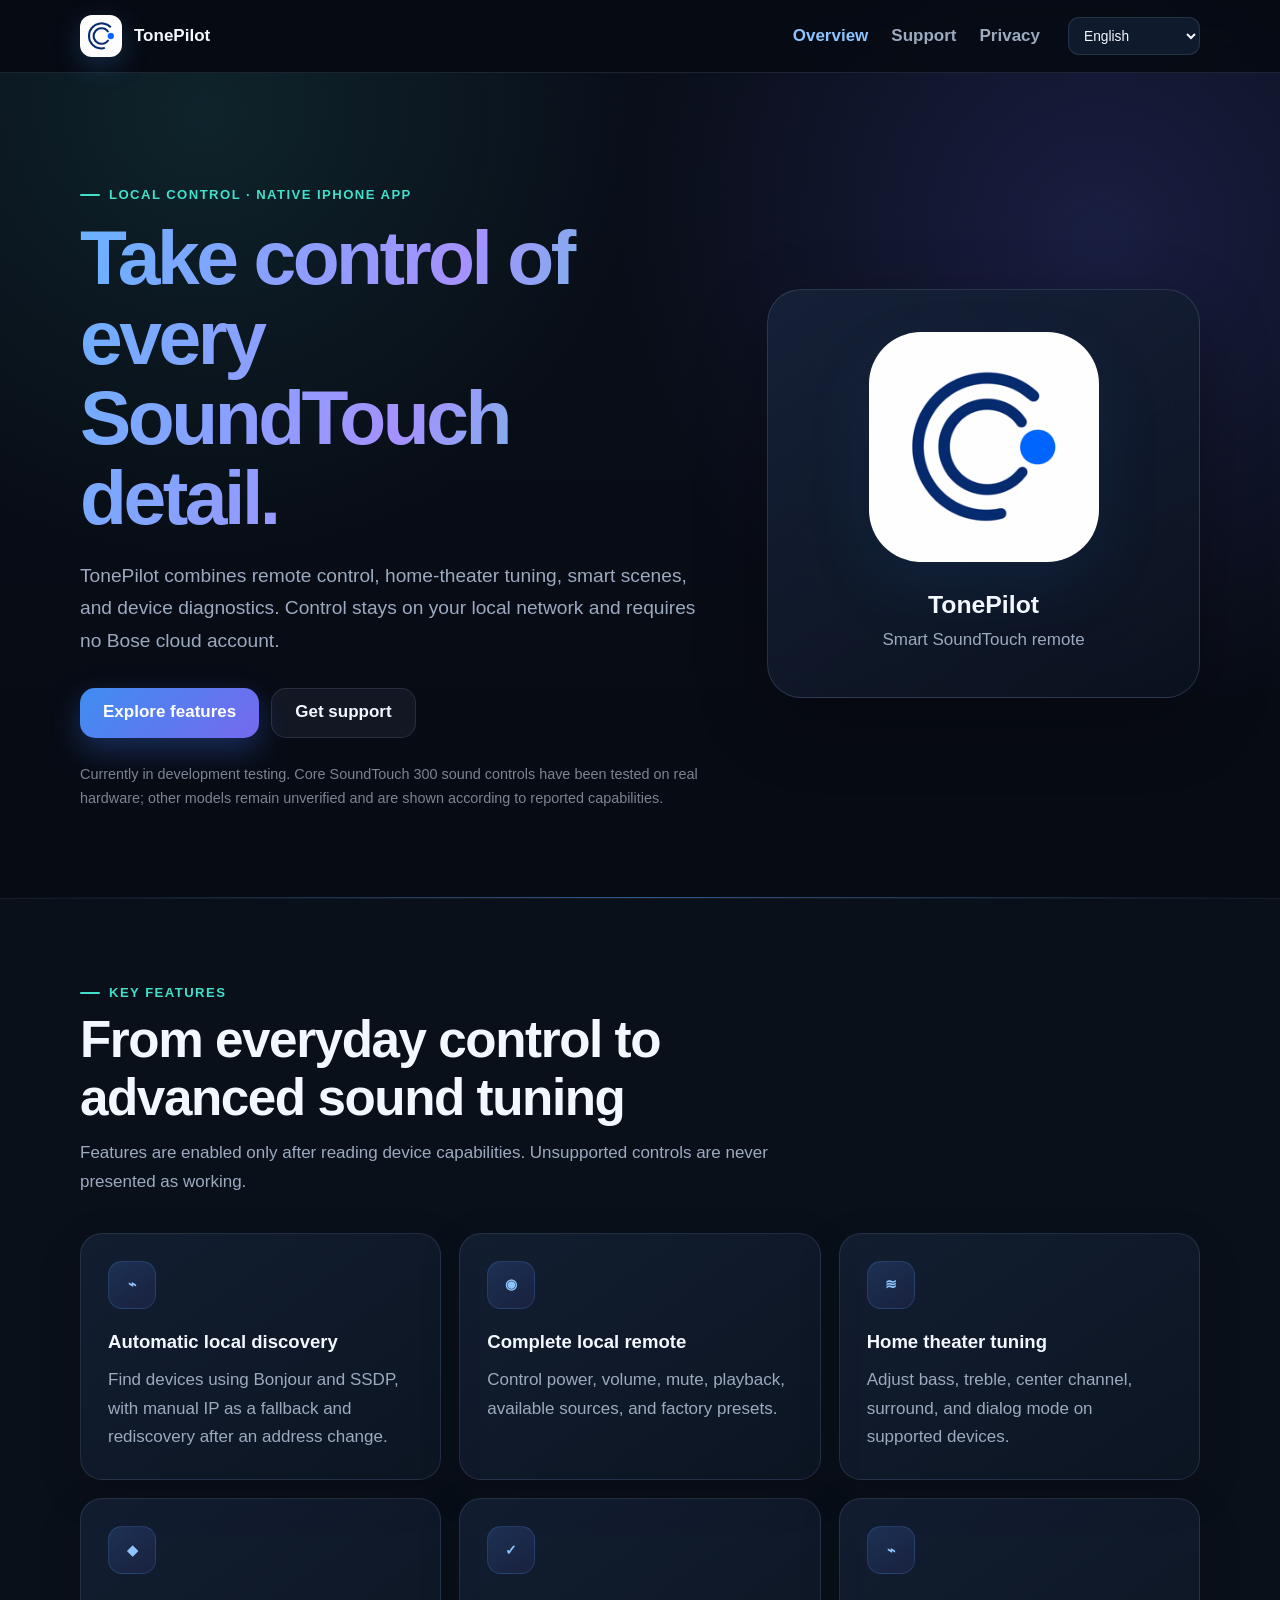
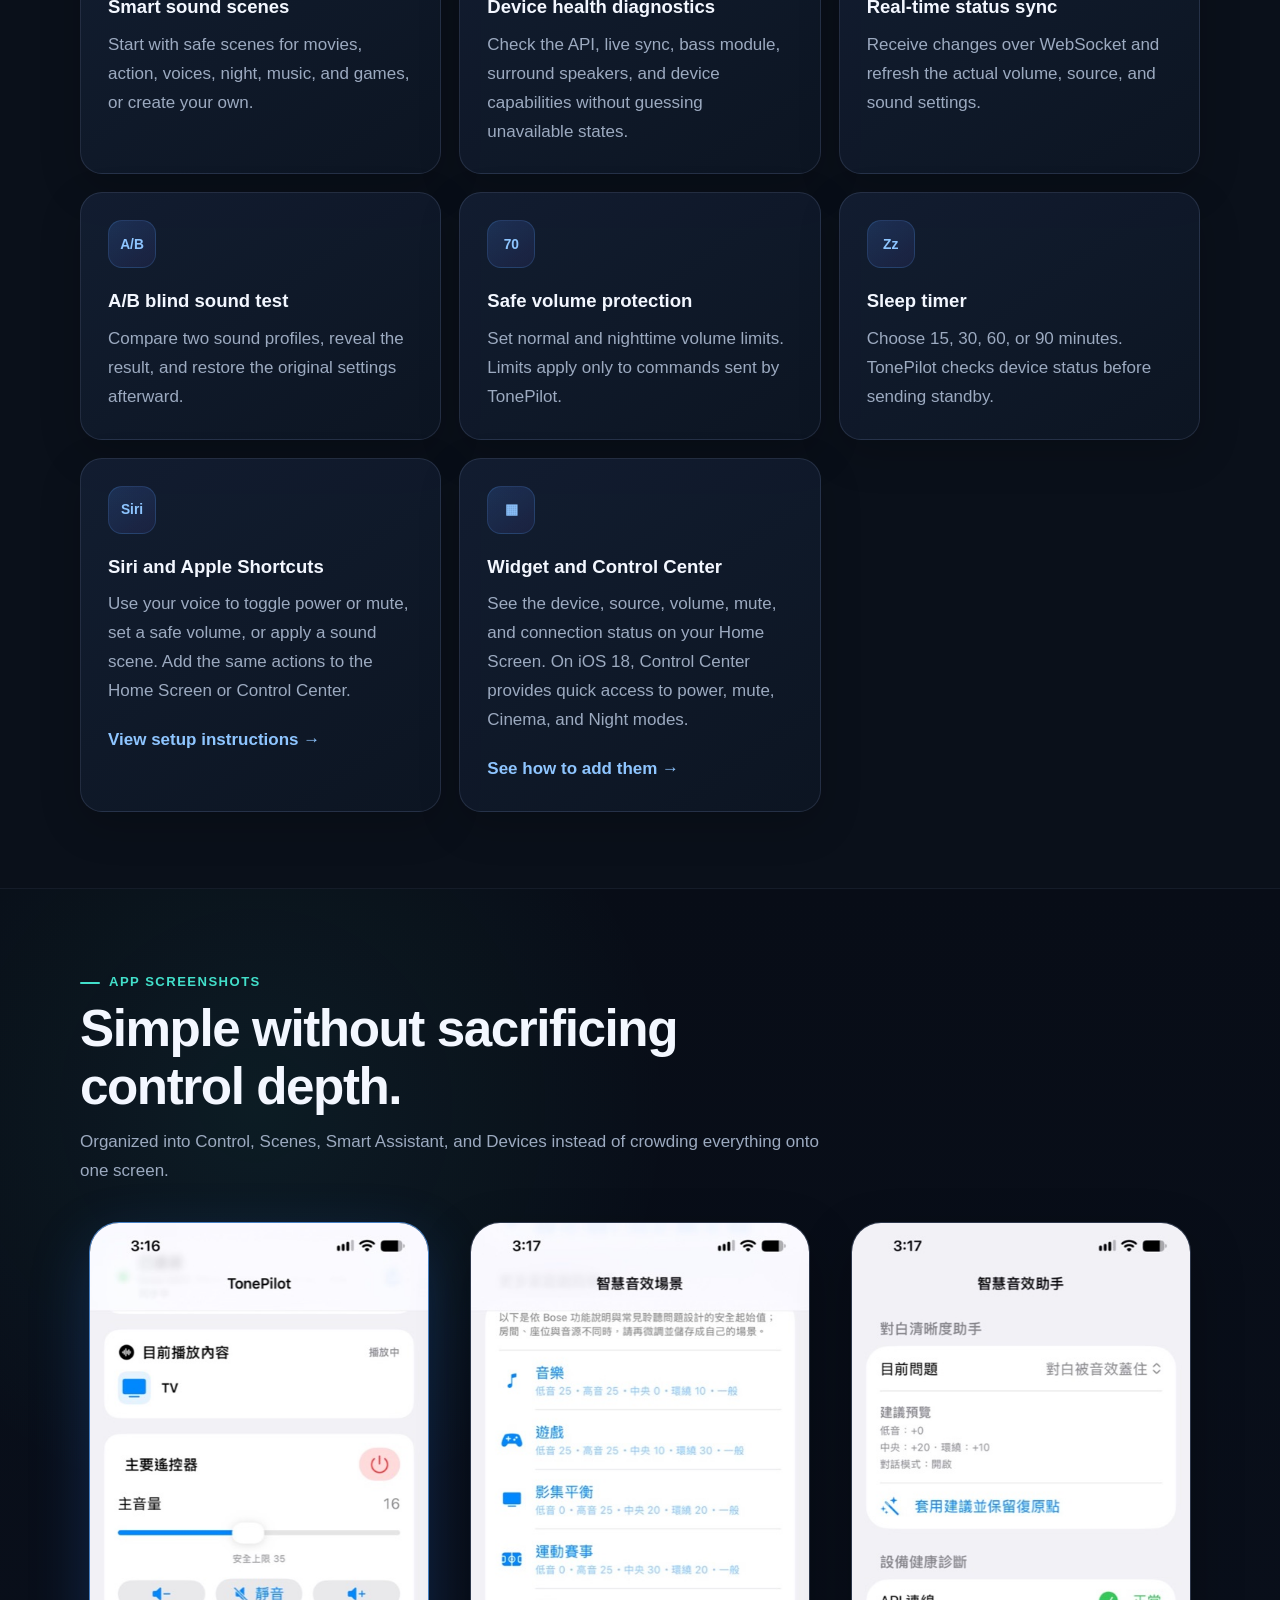
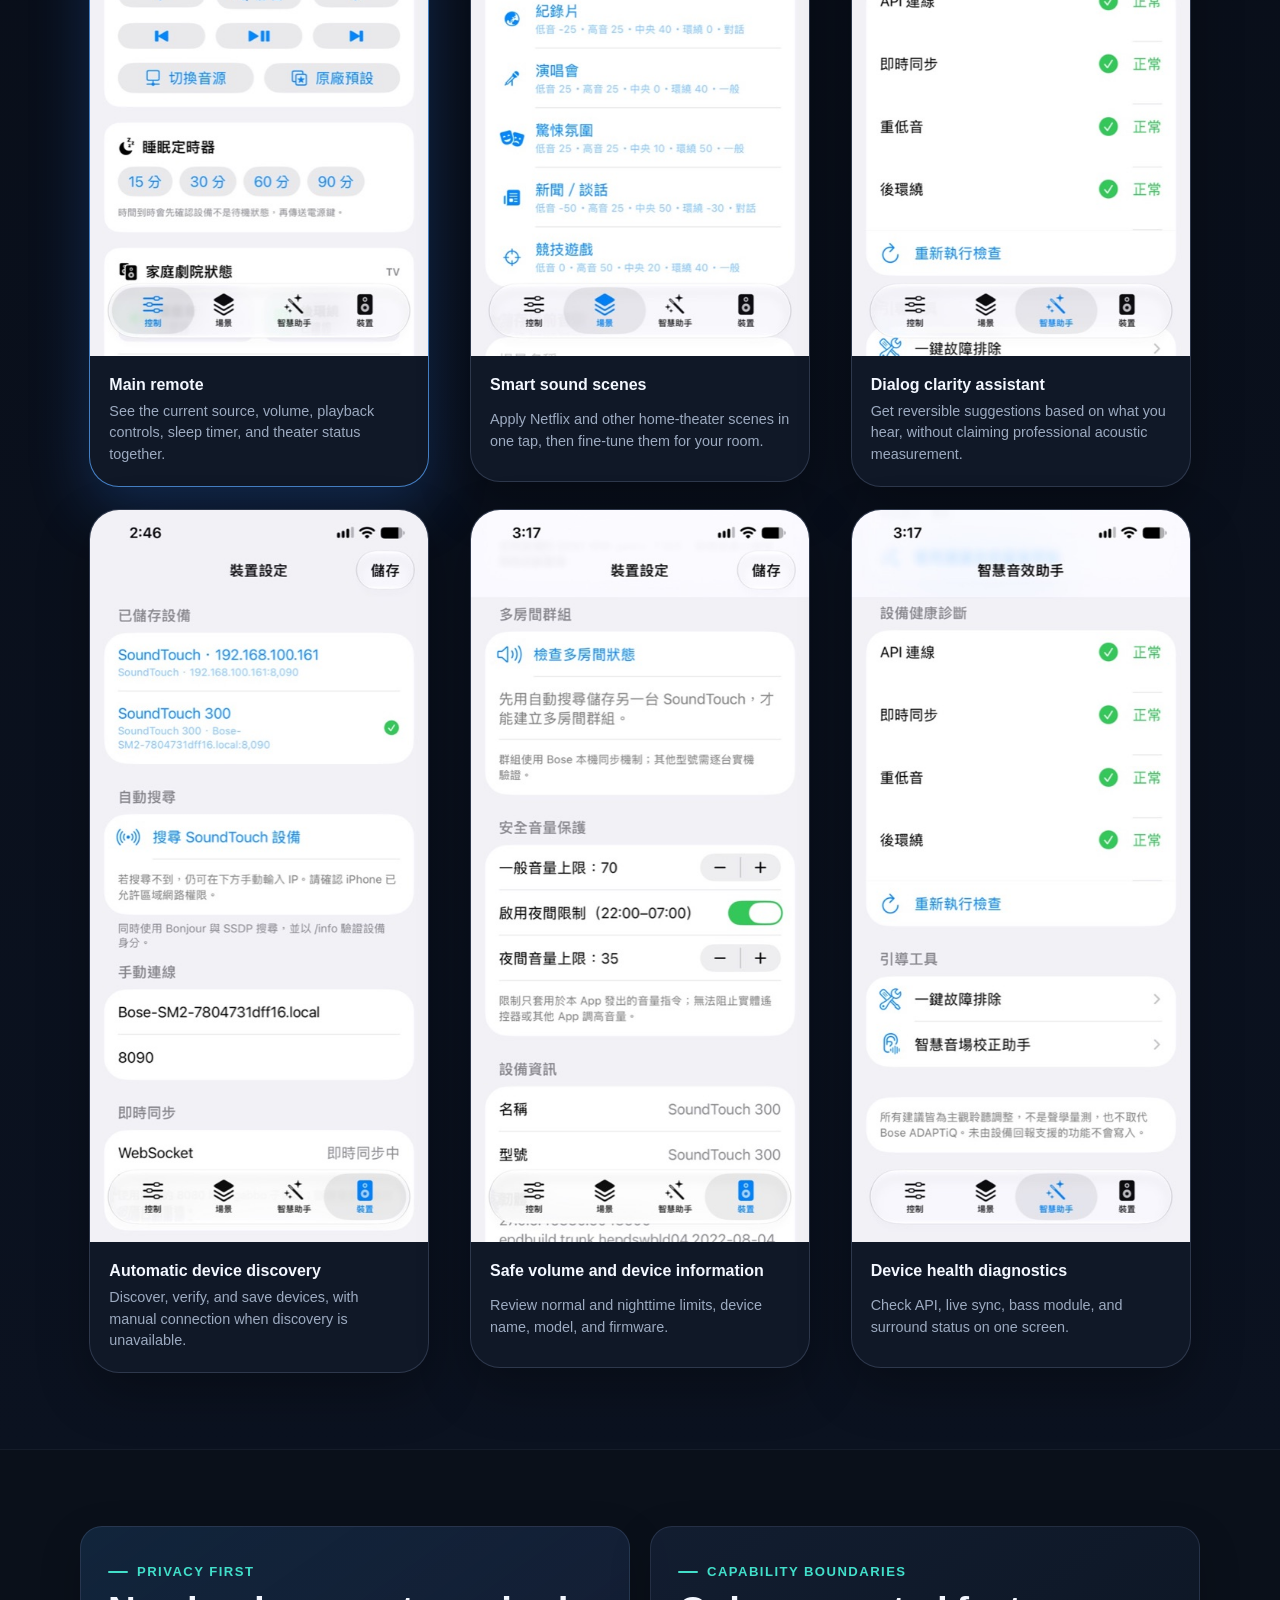
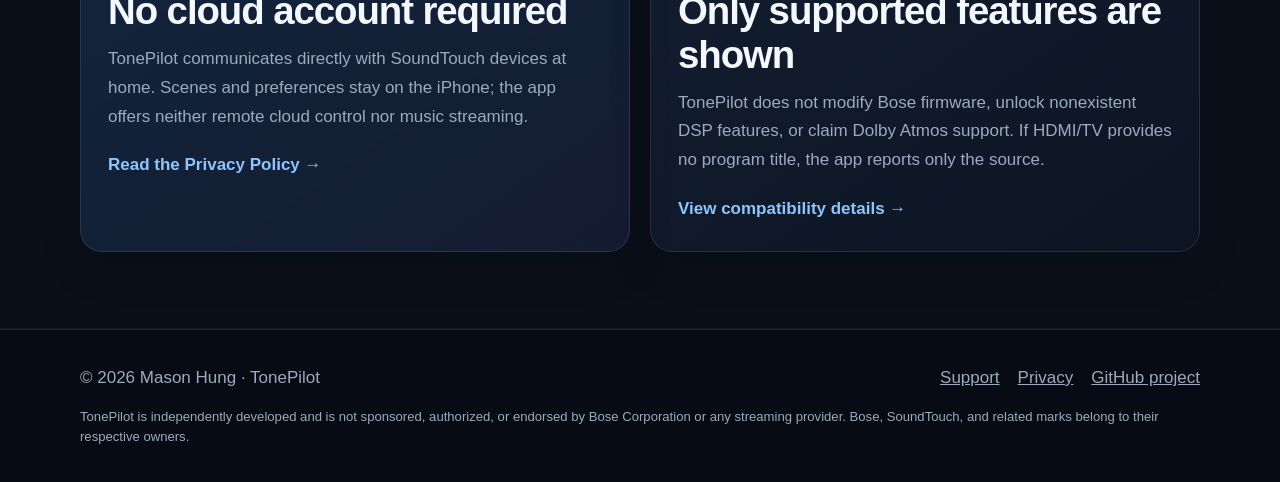
<file: index.html>
<!doctype html>
<html lang="zh-Hant">
<head>
  <meta charset="utf-8">
  <meta name="viewport" content="width=device-width, initial-scale=1">
  <meta name="description" content="TonePilot 是專為相容 Bose SoundTouch 設備打造的 iPhone 智慧遙控與音效控制中心。">
  <title>TonePilot｜SoundTouch 智慧遙控器</title>
  <link rel="icon" type="image/png" href="assets/app-icon.png">
  <link rel="stylesheet" href="styles.css">
</head>
<body>
  <header class="site-header">
    <div class="wrap nav">
      <a class="brand" href="index.html"><img src="assets/app-icon.png" alt=""><span>TonePilot</span></a>
      <nav class="nav-links" aria-label="主要導覽">
        <a href="index.html" aria-current="page">產品介紹</a>
        <a href="support.html">客服支援</a>
        <a href="privacy.html">隱私權</a>
      </nav>
      <label class="language-picker"><span class="sr-only">語言</span><select data-language aria-label="語言"><option value="zh-Hant">繁體中文</option><option value="zh-Hans">简体中文</option><option value="ja">日本語</option><option value="en">English</option><option value="de">Deutsch</option><option value="vi">Tiếng Việt</option></select></label>
    </div>
  </header>

  <main>
    <section class="hero">
      <div class="wrap hero-grid">
        <div>
          <div class="eyebrow">本機控制 · iPhone 原生 App</div>
          <h1>讓 SoundTouch 的每一個聲音細節，都更好掌握。</h1>
          <p class="lead">TonePilot 將遙控、家庭劇院音效、智慧場景與設備診斷整合在同一個繁體中文介面。控制直接在家中區域網路完成，不需要 Bose 雲端帳號。</p>
          <div class="actions">
            <a class="button primary" href="#features">探索功能</a>
            <a class="button secondary" href="support.html">取得客服支援</a>
          </div>
          <p class="development-note">目前為開發測試版本。SoundTouch 300 核心音效已實機驗證；其他型號依設備回報能力顯示，仍待實機驗證。</p>
        </div>
        <div class="hero-product">
          <img class="app-icon" src="assets/app-icon.png" alt="TonePilot App 圖示">
          <div><strong>TonePilot</strong><span>SoundTouch 智慧遙控器</span></div>
        </div>
      </div>
    </section>

    <section class="section white" id="features">
      <div class="wrap">
        <div class="section-head"><div class="eyebrow">核心特色</div><h2>從日常遙控，到進階音效調整</h2><p>所有功能會先讀取設備能力，不支援的控制不會假裝可用。</p></div>
        <div class="features">
          <article class="card"><div class="feature-icon">⌁</div><h3>區域網路自動搜尋</h3><p>透過 Bonjour 與 SSDP 尋找設備，也保留手動 IP；設備位址改變後可重新探索。</p></article>
          <article class="card"><div class="feature-icon">◉</div><h3>完整本機遙控</h3><p>提供電源、音量、靜音、播放控制、可用音源切換與原廠 Preset 快捷鍵。</p></article>
          <article class="card"><div class="feature-icon">≋</div><h3>家庭劇院微調</h3><p>在支援設備上調整低音、高音、中央聲道、後環繞及對話增強模式。</p></article>
          <article class="card"><div class="feature-icon">◆</div><h3>智慧音效場景</h3><p>電影、動作、人聲、深夜、音樂、遊戲等安全起始值，也能建立自己的場景。</p></article>
          <article class="card"><div class="feature-icon">✓</div><h3>設備健康診斷</h3><p>檢查 API、即時同步、重低音、後環繞與設備能力；未取得的狀態不臆測。</p></article>
          <article class="card"><div class="feature-icon">⌁</div><h3>即時狀態同步</h3><p>使用 WebSocket 接收狀態變更，重新讀取實際音量、音源與音效設定。</p></article>
          <article class="card"><div class="feature-icon">A/B</div><h3>A/B 音效盲測</h3><p>比較兩組音效、揭曉結果，並可恢復比較前設定，降低反覆調音的負擔。</p></article>
          <article class="card"><div class="feature-icon">70</div><h3>安全音量保護</h3><p>設定一般與夜間音量上限。限制只套用於 TonePilot 發出的音量指令。</p></article>
          <article class="card"><div class="feature-icon">Zz</div><h3>睡眠定時器</h3><p>提供 15、30、60、90 分鐘快捷選項，到時先確認設備狀態再送出待機指令。</p></article>
          <article class="card"><div class="feature-icon">Siri</div><h3>Siri 與 Apple 捷徑</h3><p>用語音切換電源、靜音、設定安全音量或套用音效場景，也能加入主畫面與控制中心快捷操作。</p><a class="text-link" href="support.html#siri-shortcuts">查看設定方式 →</a></article>
          <article class="card"><div class="feature-icon">▦</div><h3>Widget 與控制中心</h3><p>在主畫面查看設備、音源、音量、靜音與連線狀態；iOS 18 控制中心可快速操作電源、靜音、電影及深夜模式。</p><a class="text-link" href="support.html#widgets-controls">查看加入方式 →</a></article>
        </div>
      </div>
    </section>

    <section class="section showcase">
      <div class="wrap">
        <div class="section-head"><div class="eyebrow">實機畫面</div><h2>簡潔，但不犧牲控制深度</h2><p>依照控制、場景、智慧助手與裝置四個工作情境整理，避免把所有功能塞進同一頁。</p></div>
        <div class="screens">
          <figure class="phone-shot featured"><img src="assets/control.jpg" alt="TonePilot 主要遙控器畫面" loading="lazy"><figcaption><strong>主要遙控器</strong><span>目前音源、音量、播放控制、睡眠定時器及劇院狀態集中呈現。</span></figcaption></figure>
          <figure class="phone-shot"><img src="assets/scenes.jpg" alt="TonePilot 智慧音效場景" loading="lazy"><figcaption><strong>智慧音效場景</strong><span>Netflix 與更多家庭劇院情境可一鍵套用，再依房間微調。</span></figcaption></figure>
          <figure class="phone-shot"><img src="assets/assistant.jpg" alt="TonePilot 對白清晰度助手" loading="lazy"><figcaption><strong>對白清晰度助手</strong><span>依聆聽問題提出可復原建議，不宣稱取代專業聲學量測。</span></figcaption></figure>
          <figure class="phone-shot"><img src="assets/devices.jpg" alt="TonePilot 裝置搜尋畫面" loading="lazy"><figcaption><strong>自動探索設備</strong><span>搜尋、驗證並保存設備，搜尋不到時仍可手動連線。</span></figcaption></figure>
          <figure class="phone-shot"><img src="assets/safety.jpg" alt="TonePilot 安全音量與設備資訊" loading="lazy"><figcaption><strong>安全音量與設備資訊</strong><span>一般／夜間上限、設備名稱、型號與韌體資訊清楚可查。</span></figcaption></figure>
          <figure class="phone-shot"><img src="assets/diagnostics.jpg" alt="TonePilot 設備健康診斷" loading="lazy"><figcaption><strong>設備健康診斷</strong><span>API、即時同步、重低音及後環繞狀態一頁檢查。</span></figcaption></figure>
        </div>
      </div>
    </section>

    <section class="section white">
      <div class="wrap split">
        <article class="card emphasis"><div class="eyebrow">隱私優先</div><h2>不需要雲端帳號</h2><p>TonePilot 直接與家中 SoundTouch 設備通訊。音效場景及偏好保存在 iPhone；App 不提供遠端雲端控制，也不經營音樂串流服務。</p><a class="text-link" href="privacy.html">閱讀隱私權政策 →</a></article>
        <article class="card"><div class="eyebrow">能力邊界</div><h2>只顯示設備確實支援的功能</h2><p>TonePilot 不修改 Bose 韌體、不解鎖不存在的 DSP，也不宣稱讓任何設備支援 Dolby Atmos。HDMI／TV 若沒有提供節目名稱，App 只會誠實顯示音源。</p><a class="text-link" href="support.html#compatibility">查看相容性說明 →</a></article>
      </div>
    </section>
  </main>

  <footer class="site-footer"><div class="wrap footer-row"><span>© 2026 Mason Hung · TonePilot</span><nav><a href="support.html">客服支援</a><a href="privacy.html">隱私權政策</a><a href="https://github.com/MasonHung8888/tonepilot-support" target="_blank" rel="noopener noreferrer">GitHub 專案</a></nav></div><div class="wrap disclaimer">TonePilot 為獨立開發產品，未獲 Bose Corporation 或任何串流服務商贊助、授權或背書。Bose、SoundTouch 及相關商標屬其各自權利人所有。</div></footer>
</body>
<script src="translations.generated.js?v=20261017-3"></script>
<script src="i18n.js?v=20261017-3"></script>
</html>
</file>
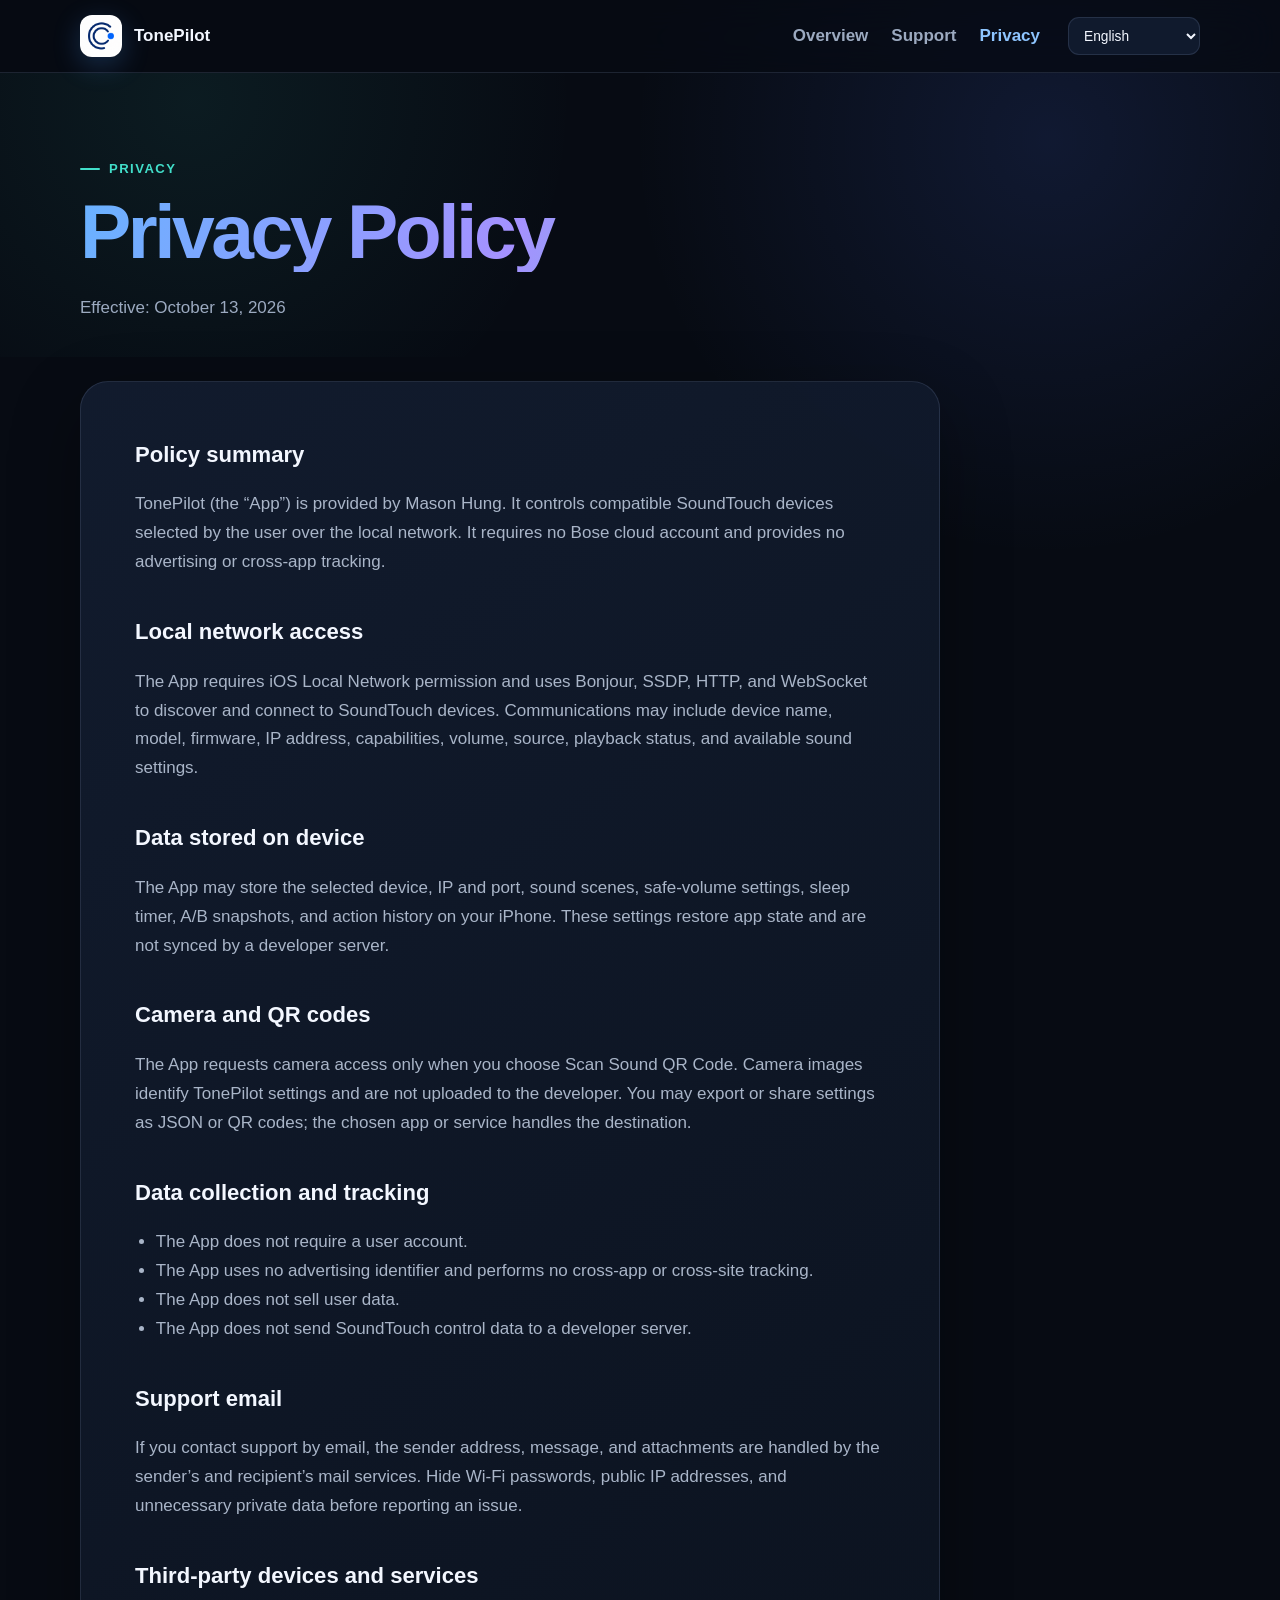
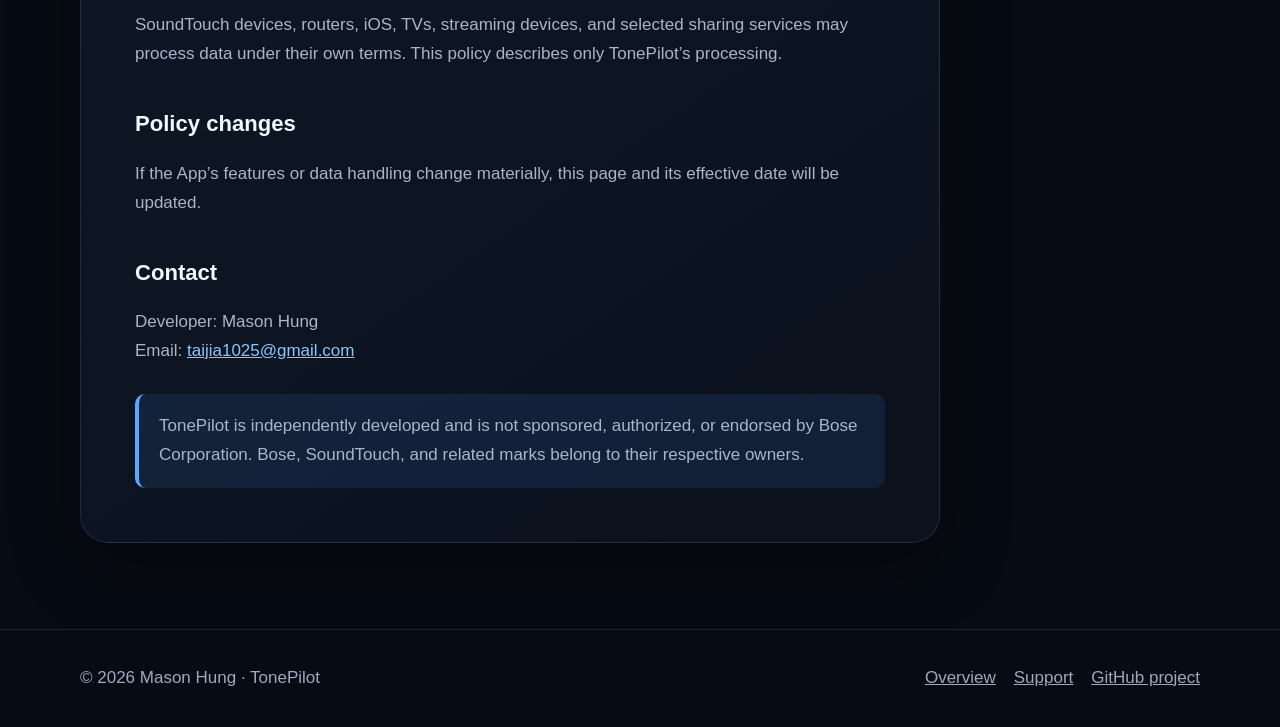
<file: privacy.html>
<!doctype html>
<html lang="zh-Hant">
<head>
  <meta charset="utf-8">
  <meta name="viewport" content="width=device-width, initial-scale=1">
  <meta name="description" content="TonePilot App 隱私權政策。">
  <title>隱私權政策｜TonePilot</title>
  <link rel="icon" type="image/png" href="assets/app-icon.png">
  <link rel="stylesheet" href="styles.css">
</head>
<body>
  <header class="site-header"><div class="wrap nav"><a class="brand" href="index.html"><img src="assets/app-icon.png" alt=""><span>TonePilot</span></a><nav class="nav-links" aria-label="主要導覽"><a href="index.html">產品介紹</a><a href="support.html">客服支援</a><a href="privacy.html" aria-current="page">隱私權</a></nav><label class="language-picker"><span class="sr-only">語言</span><select data-language aria-label="語言"><option value="zh-Hant">繁體中文</option><option value="zh-Hans">简体中文</option><option value="ja">日本語</option><option value="en">English</option><option value="de">Deutsch</option><option value="vi">Tiếng Việt</option></select></label></div></header>
  <main>
    <section class="page-hero"><div class="wrap"><div class="eyebrow">PRIVACY</div><h1>隱私權政策</h1><p>生效日期：2026 年 10 月 13 日</p></div></section>
    <section class="legal"><div class="wrap"><article>
      <h2>政策摘要</h2>
      <p>TonePilot（以下稱「本 App」）由 Mason Hung 提供。本 App 以區域網路控制使用者選擇的相容 SoundTouch 設備，不要求 Bose 雲端帳號，也不提供廣告或跨 App 追蹤。</p>

      <h2>本機網路存取</h2>
      <p>本 App 需要 iOS 本機網路權限，使用 Bonjour、SSDP、HTTP 與 WebSocket 搜尋及連線至區域網路內的 SoundTouch 設備。通訊內容包含設備名稱、型號、韌體、IP、能力、音量、音源、播放狀態與可用音效設定。</p>

      <h2>本機儲存資料</h2>
      <p>本 App 可能在 iPhone 上保存已選設備、IP 與連接埠、音效場景、安全音量、睡眠定時器、A/B 快照與操作紀錄。這些設定用於恢復 App 狀態，不會由開發者伺服器同步。</p>

      <h2>相機與 QR Code</h2>
      <p>只有在使用者主動選擇「掃描音效 QR Code」時，本 App 才會要求相機權限。相機畫面用於辨識 TonePilot 設定內容，不會上傳給開發者。使用者亦可自行匯出或分享設定 JSON／QR Code；分享目的地的處理由所選 App 或服務決定。</p>

      <h2>資料蒐集與追蹤</h2>
      <ul>
        <li>本 App 不要求建立使用者帳號。</li>
        <li>本 App 不使用廣告識別碼，也不進行跨 App 或網站追蹤。</li>
        <li>本 App 不出售使用者資料。</li>
        <li>本 App 不會將 SoundTouch 控制資料傳送至開發者伺服器。</li>
      </ul>

      <h2>客服 Email</h2>
      <p>若使用者主動寄送客服 Email，寄件地址、信件內容與附件會由使用者及收件人的郵件服務處理。問題回報前請遮蔽 Wi‑Fi 密碼、公網 IP 或其他不必要的私人資料。</p>

      <h2>第三方設備與服務</h2>
      <p>SoundTouch 設備、家用路由器、iOS、電視、串流裝置及使用者選擇的分享服務，可能依其各自條款處理資料。本政策只說明 TonePilot 本身的資料處理方式。</p>

      <h2>政策變更</h2>
      <p>若 App 的功能或資料處理方式有重大變更，本頁會更新內容與生效日期。</p>

      <h2>聯絡方式</h2>
      <p>開發者：Mason Hung<br>Email：<a href="mailto:taijia1025@gmail.com?subject=TonePilot%20隱私權問題">taijia1025@gmail.com</a></p>
      <p class="note">TonePilot 為獨立開發產品，未獲 Bose Corporation 贊助、授權或背書。Bose、SoundTouch 及相關商標屬其各自權利人所有。</p>
    </article></div></section>
  </main>
  <footer class="site-footer"><div class="wrap footer-row"><span>© 2026 Mason Hung · TonePilot</span><nav><a href="index.html">產品介紹</a><a href="support.html">客服支援</a><a href="https://github.com/MasonHung8888/tonepilot-support" target="_blank" rel="noopener noreferrer">GitHub 專案</a></nav></div></footer>
</body>
<script src="translations.generated.js?v=20261017-2"></script>
<script src="i18n.js?v=20261017-2"></script>
</html>
</file>
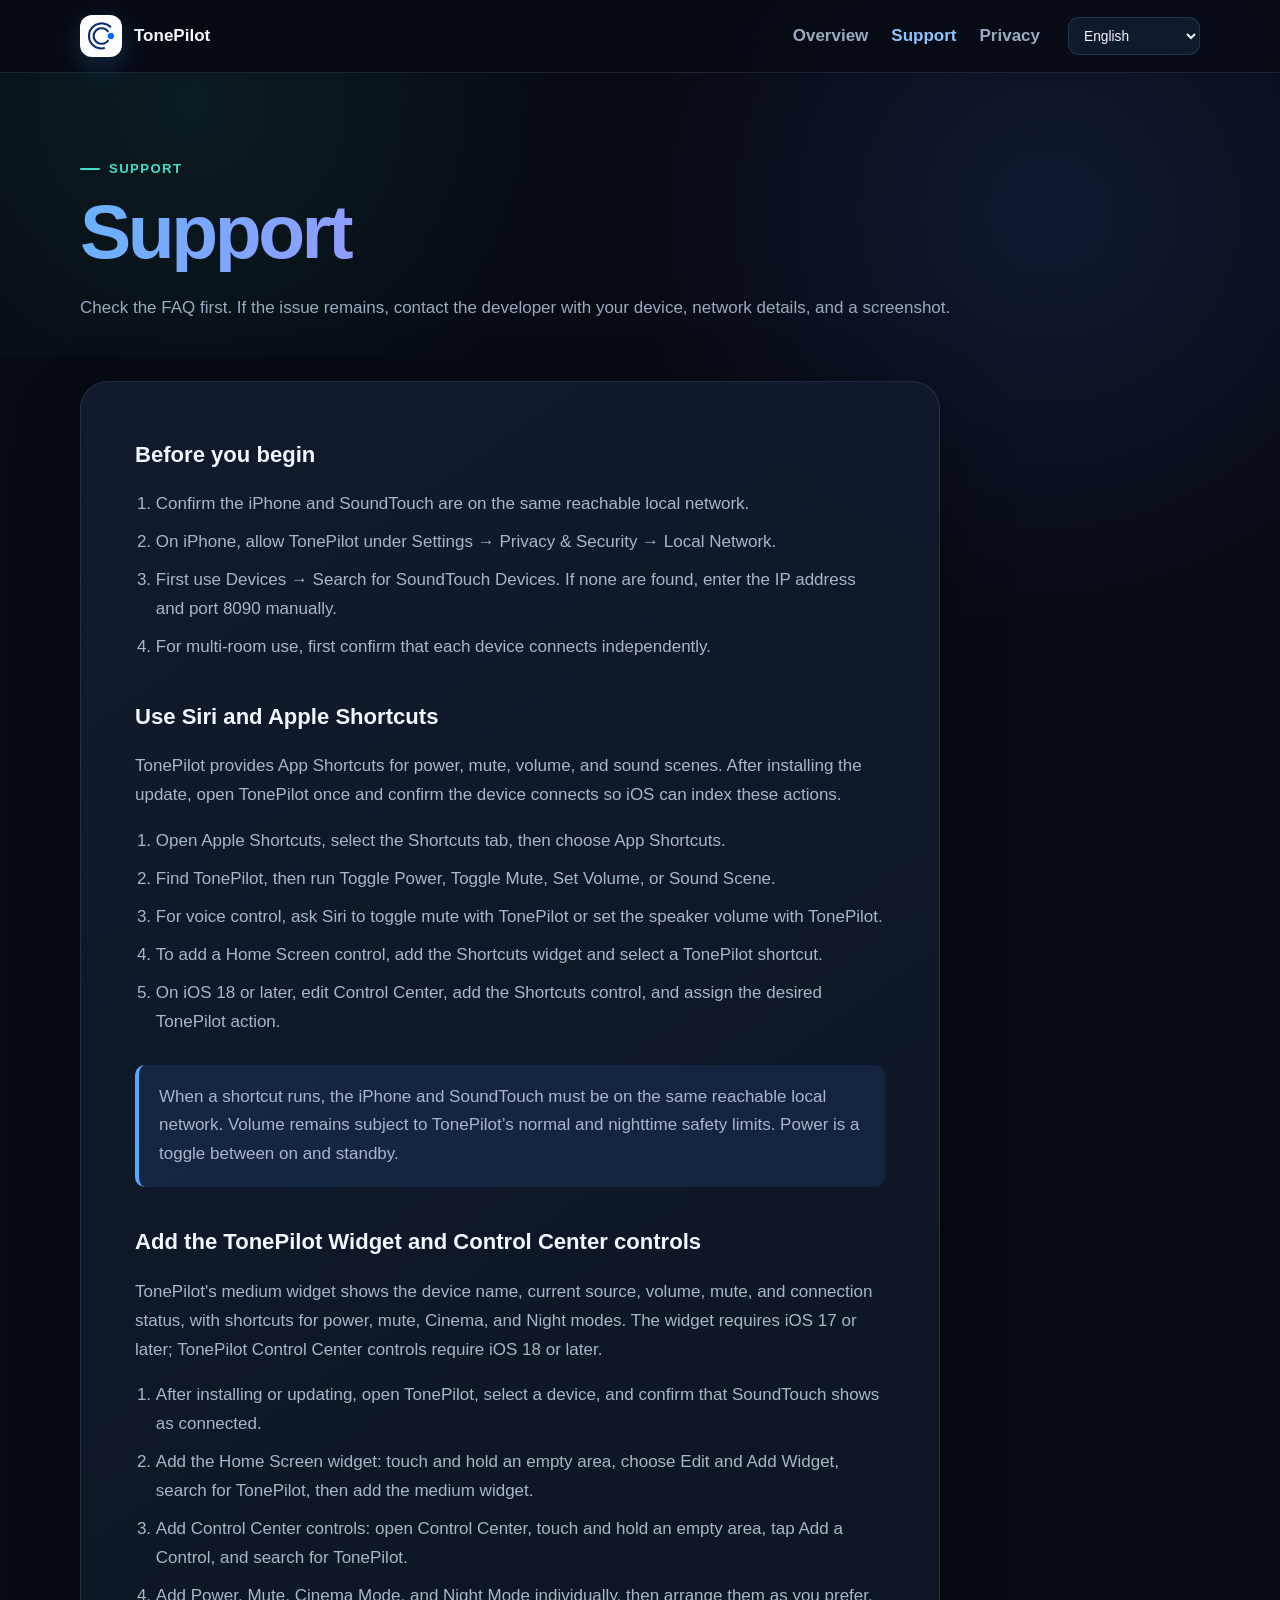
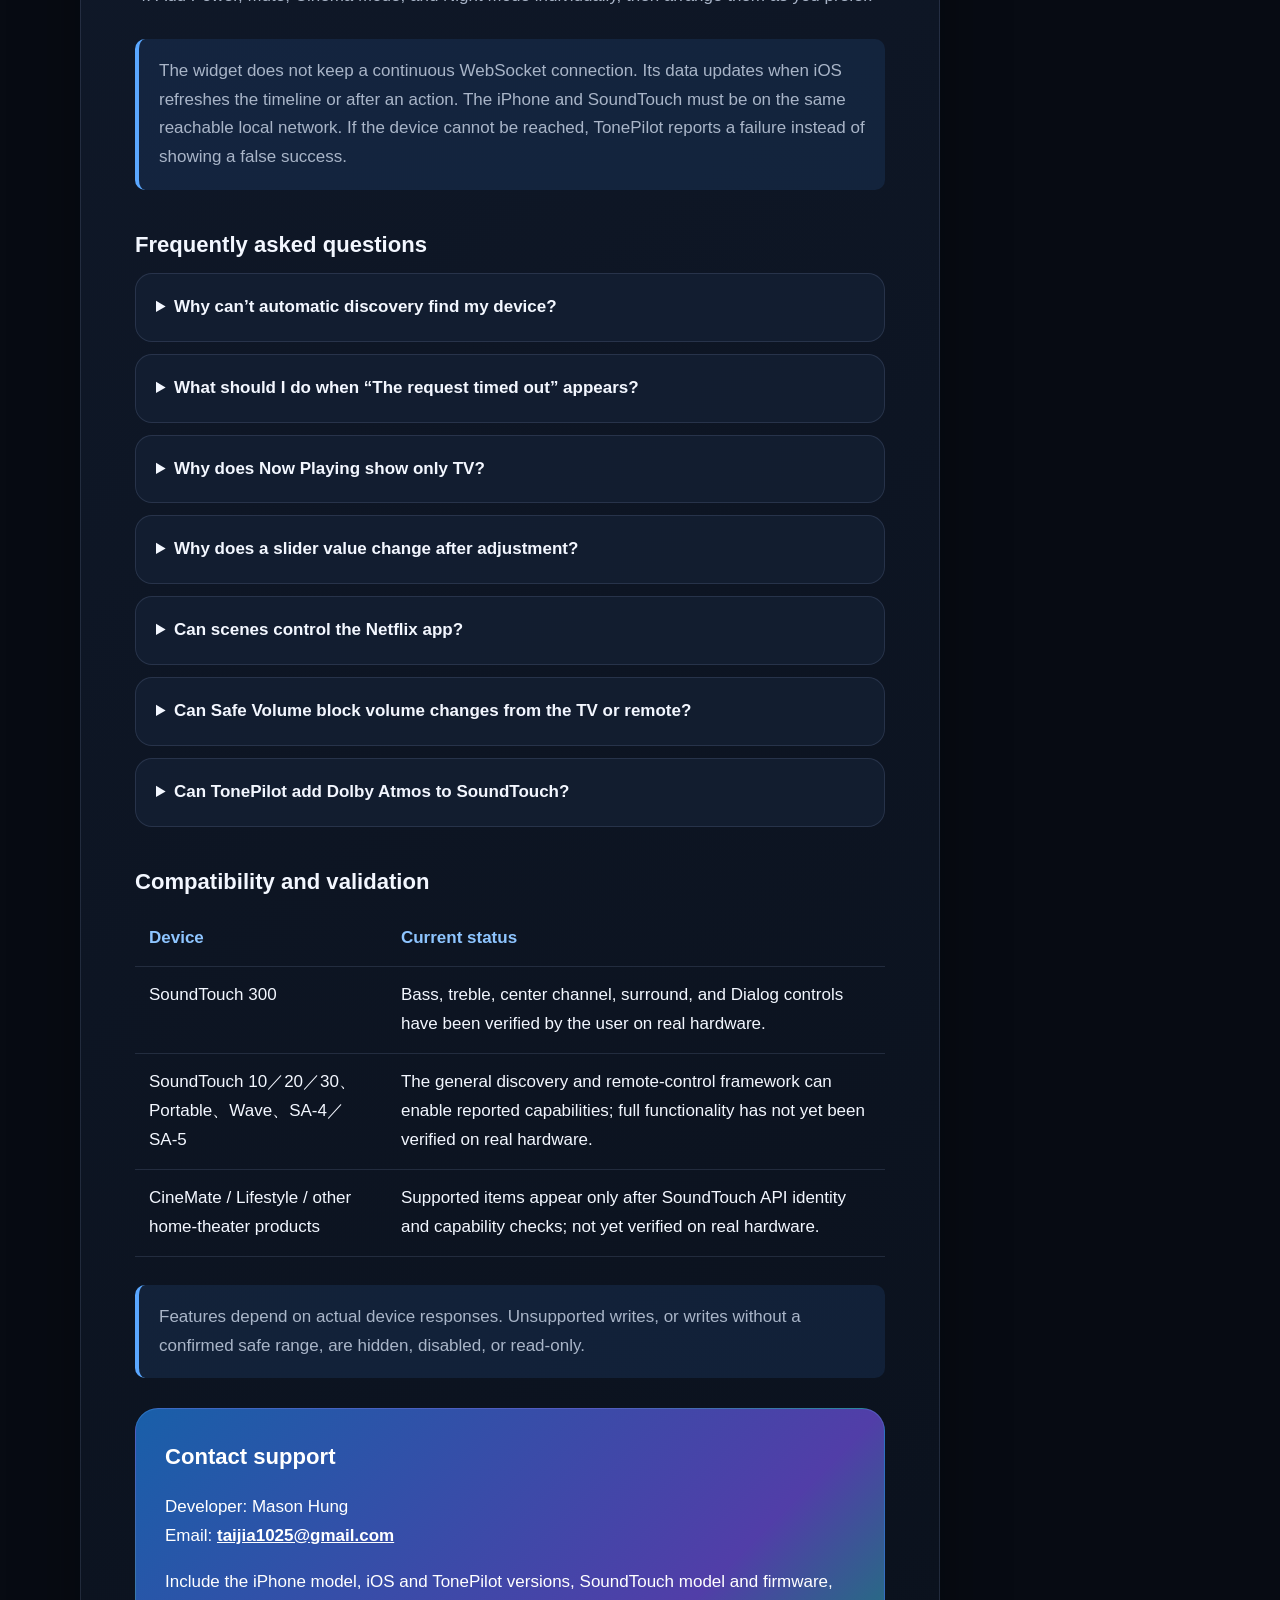
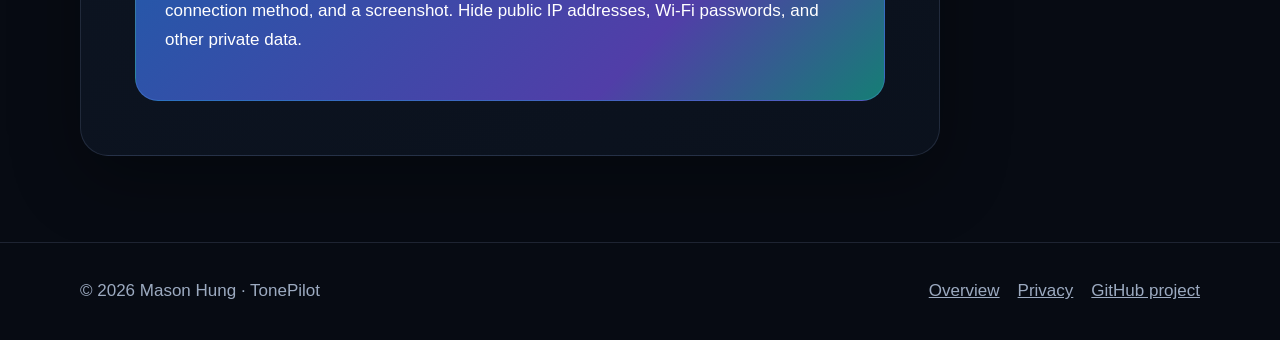
<file: support.html>
<!doctype html>
<html lang="zh-Hant">
<head>
  <meta charset="utf-8">
  <meta name="viewport" content="width=device-width, initial-scale=1">
  <meta name="description" content="TonePilot 客服支援、相容性說明與常見問題。">
  <title>客服支援｜TonePilot</title>
  <link rel="icon" type="image/png" href="assets/app-icon.png">
  <link rel="stylesheet" href="styles.css">
</head>
<body>
  <header class="site-header"><div class="wrap nav"><a class="brand" href="index.html"><img src="assets/app-icon.png" alt=""><span>TonePilot</span></a><nav class="nav-links" aria-label="主要導覽"><a href="index.html">產品介紹</a><a href="support.html" aria-current="page">客服支援</a><a href="privacy.html">隱私權</a></nav><label class="language-picker"><span class="sr-only">語言</span><select data-language aria-label="語言"><option value="zh-Hant">繁體中文</option><option value="zh-Hans">简体中文</option><option value="ja">日本語</option><option value="en">English</option><option value="de">Deutsch</option><option value="vi">Tiếng Việt</option></select></label></div></header>
  <main>
    <section class="page-hero"><div class="wrap"><div class="eyebrow">SUPPORT</div><h1>客服支援</h1><p>先查看常見問題。若仍無法解決，請附上設備、網路環境與錯誤畫面聯絡開發者。</p></div></section>
    <section class="legal"><div class="wrap"><article>
      <h2>開始前檢查</h2>
      <ol class="checklist">
        <li>確認 iPhone 與 SoundTouch 設備連接可互通的同一個區域網路。</li>
        <li>到 iPhone「設定 → 隱私權與安全性 → 本機網路」允許 TonePilot。</li>
        <li>先使用「裝置 → 搜尋 SoundTouch 設備」；找不到時再手動輸入 IP 與連接埠 8090。</li>
        <li>若使用多房間，先分別確認每一台設備都能獨立連線。</li>
      </ol>

      <h2 id="siri-shortcuts">使用 Siri 與 Apple 捷徑</h2>
      <p>TonePilot 提供電源、靜音、音量及音效場景等 App 捷徑。第一次安裝新版後，請先開啟 TonePilot 一次並確認設備可以連線，iOS 才能索引這些動作。</p>
      <ol class="checklist">
        <li>開啟 Apple「捷徑」App，點選「捷徑」分頁，再選擇「App 捷徑」。</li>
        <li>找到 TonePilot，即可執行「切換電源」、「切換靜音」、「設定音量」或「音效場景」。</li>
        <li>若要語音操作，可對 Siri 說：「用 TonePilot 切換靜音」或「用 TonePilot 設定音響音量」。</li>
        <li>若要放在桌面，長按主畫面加入「捷徑」小工具，再選擇 TonePilot 捷徑。</li>
        <li>iOS 18 或更新版本可編輯控制中心、加入「捷徑」控制項，再指定需要的 TonePilot 動作。</li>
      </ol>
      <p class="note">捷徑執行時，iPhone 與 SoundTouch 必須位於同一個可連線的區域網路。音量仍受 TonePilot 的一般及夜間安全上限保護；電源屬於切換指令，會在開機與待機之間切換。</p>

      <h2 id="widgets-controls">加入 TonePilot Widget 與控制中心快捷鍵</h2>
      <p>TonePilot 的中型 Widget 可顯示設備名稱、目前音源、音量、靜音及連線狀態，並提供電源、靜音、電影與深夜快捷操作。Widget 支援 iOS 17 以上；TonePilot 控制中心快捷鍵支援 iOS 18 以上。</p>
      <ol class="checklist">
        <li>第一次安裝或更新後，先開啟 TonePilot、選擇設備，並確認 SoundTouch 顯示已連線。</li>
        <li>加入桌面 Widget：長按主畫面空白處，選擇「編輯」與「加入小工具」，搜尋 TonePilot，再加入中型 Widget。</li>
        <li>加入控制中心快捷鍵：開啟控制中心並長按空白處，點選「加入控制項」，搜尋 TonePilot。</li>
        <li>可分別加入「電源」、「靜音」、「電影模式」及「深夜模式」，並依喜好排列。</li>
      </ol>
      <p class="note">Widget 不會持續維持 WebSocket；資料會在系統刷新時間軸或完成操作後更新。快捷操作時，iPhone 與 SoundTouch 必須位於同一個可連線的區域網路。若設備無法連線，TonePilot 會回報失敗，不會顯示假成功。</p>

      <h2>常見問題</h2>
      <div class="faq">
        <details><summary>為什麼自動搜尋不到設備？</summary><p>請確認本機網路權限、Wi‑Fi 與路由器用戶端隔離設定。部分網路會阻擋 Bonjour 或 SSDP，這時可在 Bose 原廠設定或路由器內查看設備 IP，再使用手動連線。</p></details>
        <details><summary>顯示「The request timed out」怎麼辦？</summary><p>先確認設備 IP 是否改變，重新搜尋並選擇由 <code>/info</code> 驗證成功的設備。若只有多房間查詢失敗，主要遙控功能不應因此被判定為離線。</p></details>
        <details><summary>為什麼目前播放只顯示 TV？</summary><p>SoundTouch 的 HDMI／TV 音源通常不會回傳 Netflix 片名或電視節目名稱。TonePilot 會顯示設備真正提供的音源及播放狀態，不會猜測觀看內容。</p></details>
        <details><summary>調整滑桿後數值沒有一致？</summary><p>App 會把數值對齊設備支援的步進，再重新讀取實際狀態。請等待寫入完成；若設備回傳不同值，可重新整理並附上錯誤畫面回報。</p></details>
        <details><summary>場景可以控制 Netflix App 嗎？</summary><p>不行。Netflix 場景只會調整 SoundTouch 的音效設定；請先在電視或播放裝置開啟 Netflix，再套用場景。</p></details>
        <details><summary>安全音量能阻止遙控器或電視調高音量嗎？</summary><p>不能。安全上限只套用於 TonePilot 發出的音量指令，無法攔截實體遙控器、HDMI‑CEC 或其他 App 的操作。</p></details>
        <details><summary>TonePilot 能讓 SoundTouch 支援 Dolby Atmos 嗎？</summary><p>不能。App 不修改韌體，也不會新增硬體不存在的解碼或高度聲道功能。</p></details>
      </div>

      <h2 id="compatibility">相容性與驗證狀態</h2>
      <div class="table-wrap"><table><thead><tr><th>設備</th><th>目前狀態</th></tr></thead><tbody>
        <tr><td>SoundTouch 300</td><td>低音、高音、中央聲道、後環繞及 Dialog 核心音效已由使用者實機驗證。</td></tr>
        <tr><td>SoundTouch 10／20／30、Portable、Wave、SA‑4／SA‑5</td><td>通用探索與遙控架構可依能力回報啟用；尚未實機驗證完整功能。</td></tr>
        <tr><td>CineMate／Lifestyle／其他家庭劇院產品</td><td>只在設備能通過 SoundTouch API 身分與能力驗證時顯示支援項目；尚未實機驗證。</td></tr>
      </tbody></table></div>
      <p class="note">功能以設備實際回傳為準。不支援或尚未確認安全範圍的寫入功能會隱藏、停用或保持唯讀。</p>

      <div class="contact-card">
        <h2>聯絡客服</h2>
        <p>開發者：Mason Hung<br>Email：<a href="mailto:taijia1025@gmail.com?subject=TonePilot%20客服問題">taijia1025@gmail.com</a></p>
        <p>來信請附上 iPhone 型號、iOS 版本、TonePilot 版本、SoundTouch 型號與韌體、連線方式及問題截圖。請先遮蔽公網 IP、Wi‑Fi 密碼或其他私人資料。</p>
      </div>
    </article></div></section>
  </main>
  <footer class="site-footer"><div class="wrap footer-row"><span>© 2026 Mason Hung · TonePilot</span><nav><a href="index.html">產品介紹</a><a href="privacy.html">隱私權政策</a><a href="https://github.com/MasonHung8888/tonepilot-support" target="_blank" rel="noopener noreferrer">GitHub 專案</a></nav></div></footer>
</body>
<script src="translations.generated.js?v=20261017-3"></script>
<script src="i18n.js?v=20261017-3"></script>
</html>
</file>
<file: styles.css>
:root {
  color-scheme: dark;
  --blue: #5aa7ff;
  --blue-dark: #8ec5ff;
  --violet: #9b8cff;
  --teal: #42dfca;
  --ink: #f3f7ff;
  --muted: #9caac0;
  --line: rgba(151, 170, 210, .16);
  --surface: #101827;
  --surface-raised: #131e32;
  --soft: rgba(70, 145, 255, .11);
  --page: #070b13;
  --green: #39d98a;
  --shadow: 0 24px 70px rgba(0, 0, 0, .32);
  --gradient: linear-gradient(110deg, #69b2ff 0%, #a591ff 54%, #45dfca 100%);
}

* { box-sizing: border-box; }
html { scroll-behavior: smooth; }
body { margin: 0; font-family: -apple-system, BlinkMacSystemFont, "SF Pro Text", "PingFang TC", "Noto Sans TC", sans-serif; color: var(--ink); background: radial-gradient(circle at 82% 6%, rgba(79, 119, 255, .13), transparent 26rem), var(--page); font-size: 17px; line-height: 1.7; -webkit-font-smoothing: antialiased; }
a { color: var(--blue-dark); }
.wrap { width: min(1120px, calc(100% - 40px)); margin: 0 auto; }
.site-header { position: sticky; top: 0; z-index: 20; border-bottom: 1px solid var(--line); background: rgba(7, 11, 19, .78); backdrop-filter: blur(22px) saturate(140%); }
.nav { min-height: 72px; display: flex; align-items: center; gap: 28px; }
.brand { display: flex; align-items: center; gap: 12px; text-decoration: none; color: var(--ink); font-weight: 780; }
.brand img { width: 42px; height: 42px; border-radius: 12px; box-shadow: 0 8px 28px rgba(77, 154, 255, .24); }
.nav-links { margin-left: auto; display: flex; gap: 23px; }
.nav-links a { color: var(--muted); text-decoration: none; font-weight: 650; }
.nav-links a:hover, .nav-links a[aria-current="page"] { color: var(--blue-dark); }
.language-picker select { max-width: 132px; min-height: 38px; padding: 0 30px 0 11px; border: 1px solid var(--line); border-radius: 11px; color: var(--ink); background: rgba(18,29,48,.92); font: inherit; font-size: .86rem; }
.sr-only { position: absolute; width: 1px; height: 1px; padding: 0; margin: -1px; overflow: hidden; clip: rect(0,0,0,0); white-space: nowrap; border: 0; }
.hero { position: relative; padding: 104px 0 88px; overflow: hidden; background: radial-gradient(circle at 16% 5%, rgba(66, 223, 202, .1), transparent 28rem), radial-gradient(circle at 86% 20%, rgba(103, 104, 255, .18), transparent 30rem), linear-gradient(180deg, #090e19 0%, #070b13 100%); }
.hero::after { position: absolute; inset: auto 0 0; height: 1px; content: ""; background: linear-gradient(90deg, transparent, rgba(90,167,255,.5), transparent); }
.hero-grid { display: grid; grid-template-columns: 1.18fr .82fr; gap: 64px; align-items: center; }
.eyebrow { display: inline-flex; align-items: center; gap: 9px; color: var(--teal); font-size: .82rem; font-weight: 780; letter-spacing: .11em; text-transform: uppercase; }
.eyebrow::before { width: 20px; height: 2px; border-radius: 2px; background: currentColor; content: ""; }
h1 { margin: 12px 0 22px; max-width: 810px; font-size: clamp(2.65rem, 6vw, 5.25rem); line-height: 1.04; letter-spacing: -.045em; background: var(--gradient); -webkit-background-clip: text; background-clip: text; color: transparent; }
.lead { max-width: 720px; color: var(--muted); font-size: 1.2rem; }
.actions { display: flex; flex-wrap: wrap; gap: 12px; margin-top: 30px; }
.button { display: inline-flex; align-items: center; justify-content: center; min-height: 50px; padding: 0 23px; border-radius: 15px; text-decoration: none; font-weight: 740; }
.button.primary { color: white; background: linear-gradient(135deg, #3f8df1, #7669ef); box-shadow: 0 12px 30px rgba(66, 119, 255, .3); }
.button.secondary { color: var(--ink); border: 1px solid var(--line); background: rgba(148, 163, 214, .08); }
.development-note { max-width: 700px; margin: 24px 0 0; color: #7b8492; font-size: .9rem; }
.hero-product { display: grid; justify-items: center; gap: 22px; padding: 42px 28px; border: 1px solid rgba(151,170,210,.2); border-radius: 34px; background: linear-gradient(145deg, rgba(22,34,57,.92), rgba(12,19,32,.78)); box-shadow: var(--shadow); backdrop-filter: blur(18px); text-align: center; }
.hero-product .app-icon { width: min(230px, 62vw); aspect-ratio: 1; border-radius: 52px; box-shadow: 0 26px 60px rgba(22, 70, 120, .2); }
.hero-product strong { display: block; font-size: 1.55rem; }
.hero-product span { display: block; color: var(--muted); }
.section { padding: 76px 0; }
.section.white { border-block: 1px solid rgba(151,170,210,.08); background: rgba(12,18,30,.72); }
.showcase { background: radial-gradient(circle at 20% 10%, rgba(66,223,202,.07), transparent 26rem), linear-gradient(180deg, #080d17 0%, #0b1220 100%); }
.section-head { max-width: 760px; margin-bottom: 36px; }
.section h2, .legal h1 { margin: 6px 0 12px; font-size: clamp(2rem, 4vw, 3.25rem); line-height: 1.14; letter-spacing: -.028em; }
.section-head p, .page-hero p { color: var(--muted); margin: 0; }
.features { display: grid; grid-template-columns: repeat(3, 1fr); gap: 18px; }
.card { padding: 27px; border: 1px solid var(--line); border-radius: 22px; background: linear-gradient(145deg, rgba(19,30,50,.94), rgba(13,21,35,.94)); box-shadow: 0 14px 42px rgba(0,0,0,.18); }
.feature-icon { display: grid; place-items: center; width: 48px; height: 48px; margin-bottom: 17px; border: 1px solid rgba(90,167,255,.18); border-radius: 14px; color: var(--blue-dark); background: linear-gradient(145deg, rgba(78,145,255,.18), rgba(118,91,238,.09)); font-size: .86rem; font-weight: 820; }
.card h3 { margin: 0 0 8px; font-size: 1.16rem; }
.card p { margin: 0; color: var(--muted); }
.screens { display: grid; grid-template-columns: repeat(3, minmax(0, 1fr)); gap: 22px; align-items: start; }
.phone-shot { width: 100%; max-width: 340px; margin: 0 auto; overflow: hidden; border: 1px solid rgba(151,170,210,.22); border-radius: 30px; background: var(--surface); box-shadow: 0 20px 52px rgba(0,0,0,.28); }
.phone-shot img { display: block; width: 100%; height: auto; background: #f2f2f7; }
.phone-shot figcaption { display: grid; gap: 4px; min-height: 125px; padding: 17px 19px 20px; color: var(--muted); font-size: .9rem; line-height: 1.5; }
.phone-shot figcaption strong { color: var(--ink); font-size: 1rem; }
.phone-shot.featured { border-color: rgba(90,167,255,.72); box-shadow: 0 22px 58px rgba(45,116,224,.25); }
.split { display: grid; grid-template-columns: 1fr 1fr; gap: 20px; }
.split .card h2 { font-size: clamp(1.8rem, 3vw, 2.5rem); }
.emphasis { background: linear-gradient(145deg, rgba(31,76,122,.35), rgba(22,29,52,.92)); }
.text-link { display: inline-block; margin-top: 20px; text-decoration: none; font-weight: 740; }
.page-hero { padding: 78px 0 34px; background: radial-gradient(circle at 15% 10%, rgba(66,223,202,.08), transparent 24rem); }
.legal { padding: 24px 0 86px; }
.legal article { max-width: 860px; padding: clamp(24px, 5vw, 54px); border: 1px solid var(--line); border-radius: 28px; background: linear-gradient(145deg, rgba(18,28,47,.96), rgba(11,18,30,.96)); box-shadow: var(--shadow); }
.legal h2 { margin-top: 36px; margin-bottom: 9px; font-size: 1.38rem; }
.legal h2[id] { scroll-margin-top: 96px; }
.legal h2:first-child { margin-top: 0; }
.legal p, .legal li { color: #a9b5c8; }
.legal ul, .legal ol { padding-left: 1.3rem; }
.checklist li { margin-bottom: 9px; }
.faq { display: grid; gap: 12px; }
details { padding: 19px 20px; border: 1px solid var(--line); border-radius: 17px; background: rgba(21,32,52,.75); }
summary { cursor: pointer; font-weight: 740; }
details p { margin: 10px 0 0; color: var(--muted); }
code { padding: 2px 6px; border-radius: 6px; background: rgba(137,157,196,.14); }
.table-wrap { overflow-x: auto; }
table { width: 100%; border-collapse: collapse; }
th, td { padding: 14px; border-bottom: 1px solid var(--line); text-align: left; vertical-align: top; }
th { color: var(--blue-dark); }
.note { margin: 28px 0 0; padding: 18px 20px; border-left: 4px solid var(--blue); border-radius: 10px; background: var(--soft); }
.contact-card { margin-top: 30px; padding: 29px; border: 1px solid rgba(90,167,255,.28); border-radius: 23px; color: white; background: linear-gradient(135deg, #195fa9, #513ea8 72%, #157e75); }
.contact-card h2 { margin-top: 0; }
.contact-card p, .contact-card a { color: white; }
.contact-card a { font-weight: 760; }
.site-footer { padding: 34px 0; border-top: 1px solid var(--line); color: var(--muted); background: #070b13; }
.footer-row { display: flex; align-items: center; gap: 18px; }
.footer-row nav { margin-left: auto; display: flex; gap: 18px; }
.footer-row a { color: var(--muted); }
.disclaimer { margin-top: 14px; font-size: .82rem; line-height: 1.55; }

@media (max-width: 800px) {
  .wrap { width: min(100% - 28px, 700px); }
  .nav { min-height: 64px; }
  .brand span { display: none; }
  .nav-links { gap: 14px; font-size: .92rem; }
  .language-picker select { width: 46px; color: transparent; background-position: center; }
  .hero { padding: 56px 0 48px; }
  .hero-grid { grid-template-columns: 1fr; gap: 28px; }
  .hero-product { order: -1; padding: 28px; }
  .hero-product .app-icon { width: 165px; border-radius: 38px; }
  .features { grid-template-columns: repeat(2, 1fr); }
  .screens { grid-template-columns: repeat(2, minmax(0, 1fr)); gap: 16px; }
  .section { padding: 54px 0; }
  .split { grid-template-columns: 1fr; }
}

@media (max-width: 540px) {
  body { font-size: 16px; }
  .nav-links { gap: 11px; font-size: .84rem; }
  .features, .screens { grid-template-columns: 1fr; }
  .phone-shot { max-width: 350px; }
  .footer-row { align-items: flex-start; flex-direction: column; }
  .footer-row nav { margin-left: 0; flex-wrap: wrap; }
}

@media (prefers-reduced-motion: no-preference) {
  .button, .card, .phone-shot { transition: transform .22s cubic-bezier(.16,1,.3,1), box-shadow .22s ease, border-color .22s ease; }
  .button:hover, .card:hover { transform: translateY(-2px); }
  .card:hover { border-color: rgba(90,167,255,.34); box-shadow: 0 18px 48px rgba(0,0,0,.28); }
}
</file>
